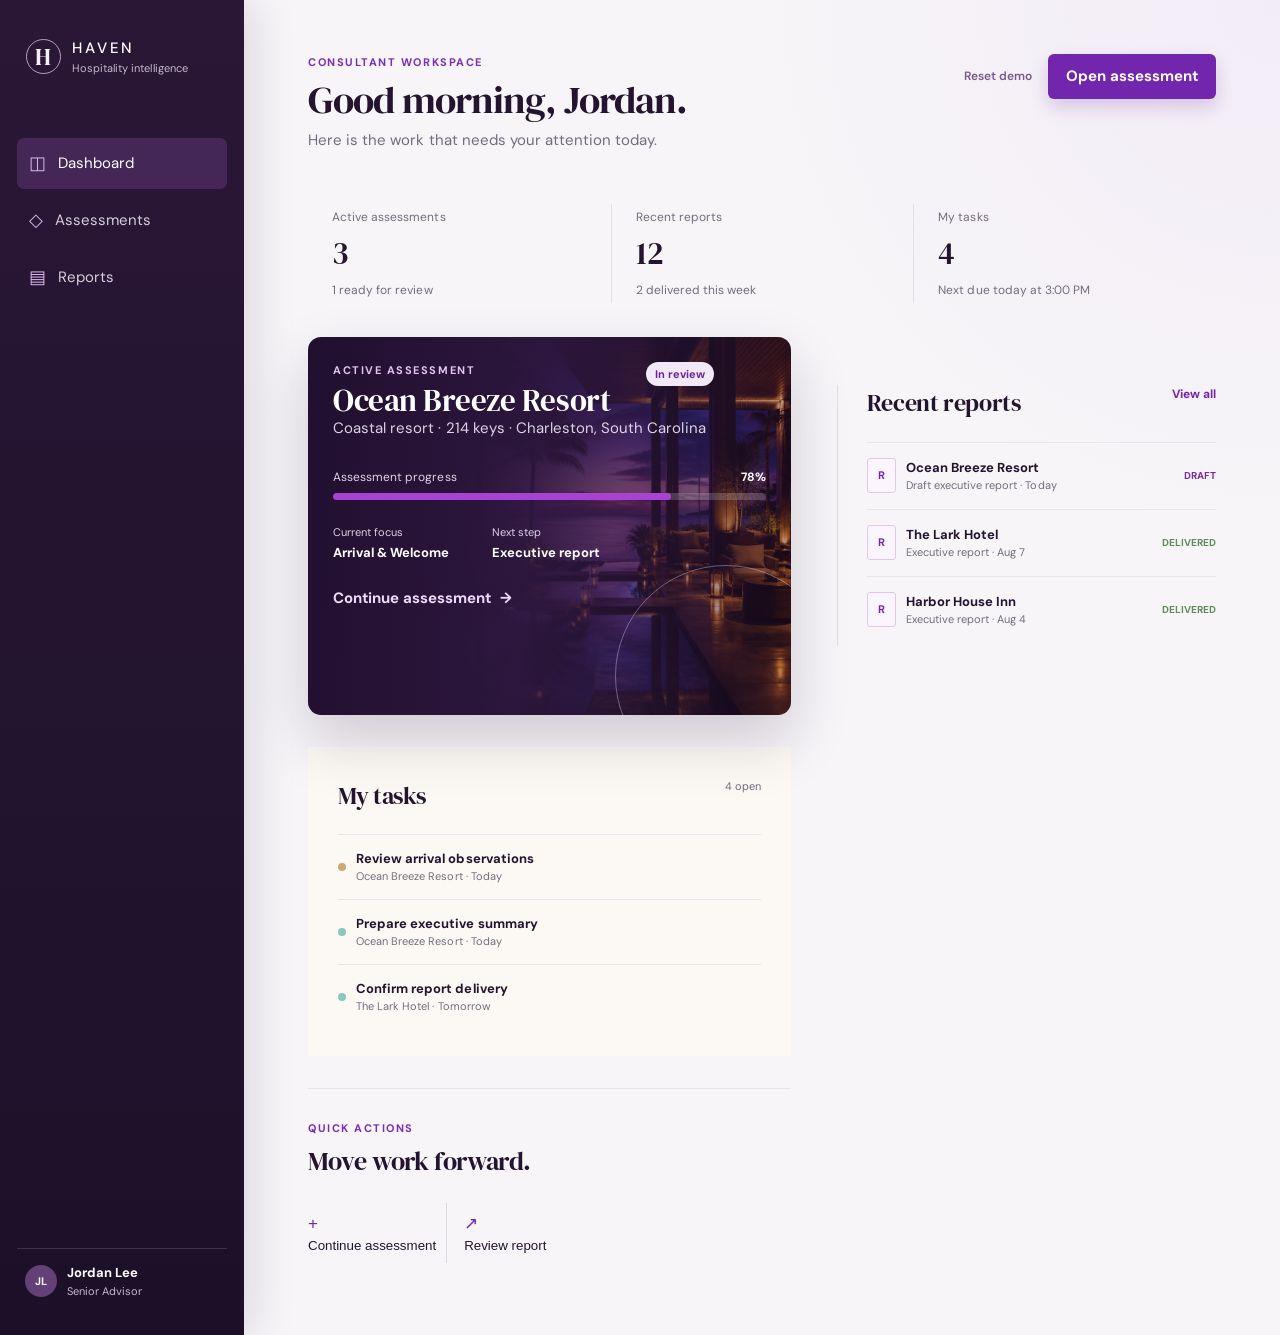
<file: prototype/haven-demo/index.html>
<!doctype html>
<html lang="en">
  <head>
    <meta charset="utf-8">
    <meta name="viewport" content="width=device-width, initial-scale=1">
    <meta name="description" content="HAVEN hospitality consulting vision preview.">
    <title>HAVEN | Consultant Workspace</title>
    <link rel="stylesheet" href="styles.css">
    <link rel="stylesheet" href="theme.css">
  </head>
  <body>
    <div class="app-shell">
      <aside class="sidebar">
        <a class="brand" href="#dashboard" data-view-target="dashboard" aria-label="HAVEN dashboard">
          <span class="brand-mark">H</span>
          <span><strong>HAVEN</strong><small>Hospitality intelligence</small></span>
        </a>
        <nav class="primary-nav" aria-label="Primary navigation">
          <button class="nav-item active" data-view-target="dashboard"><span>◫</span> Dashboard</button>
          <button class="nav-item" data-view-target="assessment"><span>◇</span> Assessments</button>
          <button class="nav-item" data-view-target="report"><span>▤</span> Reports</button>
        </nav>
        <div class="sidebar-footer">
          <div class="advisor-avatar">JL</div>
          <div><strong>Jordan Lee</strong><small>Senior Advisor</small></div>
        </div>
      </aside>

      <main class="main-content">
        <section id="dashboard" class="view active-view" aria-labelledby="dashboard-title">
          <header class="workspace-header">
            <div><p class="kicker">Consultant workspace</p><h1 id="dashboard-title">Good morning, Jordan.</h1><p>Here is the work that needs your attention today.</p></div>
            <div class="dashboard-actions"><button id="reset-demo" class="reset-demo" type="button">Reset demo</button><button class="primary-button" data-view-target="assessment">Open assessment</button></div>
          </header>

          <section class="metric-grid" aria-label="Workspace summary">
            <article class="metric-card"><span>Active assessments</span><strong>3</strong><small>1 ready for review</small></article>
            <article class="metric-card"><span>Recent reports</span><strong>12</strong><small>2 delivered this week</small></article>
            <article class="metric-card"><span>My tasks</span><strong>4</strong><small>Next due today at 3:00 PM</small></article>
          </section>

          <section class="dashboard-grid">
            <article class="surface assessment-highlight">
              <div class="section-title"><div><p class="kicker">Active assessment</p><h2>Ocean Breeze Resort</h2></div><span class="status-pill">In review</span></div>
              <p class="muted">Coastal resort · 214 keys · Charleston, South Carolina</p>
              <div class="progress-row"><span>Assessment progress</span><strong>78%</strong></div>
              <div class="progress-track"><span style="width:78%"></span></div>
              <div class="assessment-meta"><div><small>Current focus</small><strong>Arrival &amp; Welcome</strong></div><div><small>Next step</small><strong>Executive report</strong></div></div>
              <button class="text-button" data-view-target="assessment">Continue assessment <span>→</span></button>
            </article>

            <article class="surface list-card">
              <div class="section-title"><h2>Recent reports</h2><button class="quiet-button" data-view-target="report">View all</button></div>
              <ul class="report-list">
                <li><span class="report-icon">R</span><div><strong>Ocean Breeze Resort</strong><small>Draft executive report · Today</small></div><span class="report-status">Draft</span></li>
                <li><span class="report-icon">R</span><div><strong>The Lark Hotel</strong><small>Executive report · Aug 7</small></div><span class="report-status delivered">Delivered</span></li>
                <li><span class="report-icon">R</span><div><strong>Harbor House Inn</strong><small>Executive report · Aug 4</small></div><span class="report-status delivered">Delivered</span></li>
              </ul>
            </article>

            <article class="surface task-card">
              <div class="section-title"><h2>My tasks</h2><span class="task-count">4 open</span></div>
              <ul class="task-list">
                <li><span class="task-dot high"></span><div><strong>Review arrival observations</strong><small>Ocean Breeze Resort · Today</small></div></li>
                <li><span class="task-dot"></span><div><strong>Prepare executive summary</strong><small>Ocean Breeze Resort · Today</small></div></li>
                <li><span class="task-dot"></span><div><strong>Confirm report delivery</strong><small>The Lark Hotel · Tomorrow</small></div></li>
              </ul>
            </article>

            <article class="surface quick-actions">
              <p class="kicker">Quick actions</p><h2>Move work forward.</h2>
              <div class="quick-action-grid">
                <button data-view-target="assessment"><span>+</span> Continue assessment</button>
                <button data-view-target="report"><span>↗</span> Review report</button>
              </div>
            </article>
          </section>
        </section>

        <section id="assessment" class="view" aria-labelledby="assessment-title">
          <header class="subpage-header">
            <button class="back-button" data-view-target="dashboard">← Dashboard</button>
            <div class="header-actions"><span class="status-pill">In review</span><button class="primary-button" data-view-target="report">Generate executive report</button></div>
          </header>
          <section class="property-hero">
            <div><p class="kicker">Active assessment</p><h1 id="assessment-title">Ocean Breeze Resort</h1><p>Charleston, South Carolina · 214 keys · Luxury coastal resort</p></div>
            <div class="property-score"><span>Current HPI</span><strong>82</strong><small>of 100</small></div>
          </section>

          <section class="workflow-shell" aria-label="Assessment workflow">
            <div class="workflow-intro"><p class="kicker">Assessment path</p><h2>From property context to client-ready insight.</h2><p>Capture what happened first. Interpret it later.</p></div>
            <div class="workflow-steps" role="tablist" aria-label="Assessment path stages">
              <button class="workflow-step active" data-stage="property" role="tab" aria-selected="true"><span>01</span><strong>Property</strong><small>Context &amp; scope</small></button>
              <button class="workflow-step" data-stage="journey" role="tab" aria-selected="false"><span>02</span><strong>Guest journey</strong><small>Where it happens</small></button>
              <button class="workflow-step" data-stage="moment" role="tab" aria-selected="false"><span>03</span><strong>Experience moment</strong><small>What matters most</small></button>
              <button class="workflow-step" data-stage="observation" role="tab" aria-selected="false"><span>04</span><strong>Observation</strong><small>What occurred</small></button>
              <button class="workflow-step report-step" data-view-target="report" role="tab"><span>05</span><strong>Executive report</strong><small>What to do next</small></button>
            </div>

            <article id="workflow-detail" class="workflow-detail"></article>
          </section>
        </section>

        <section id="report" class="view report-view" aria-labelledby="report-title">
          <header class="subpage-header report-controls">
            <button class="back-button" data-view-target="assessment">← Assessment workspace</button>
            <div class="header-actions"><span class="draft-note">Vision preview · Illustrative data</span><button id="print-report" class="primary-button">Print / Save PDF</button></div>
          </header>
          <article class="report-paper">
            <section class="report-cover">
              <div class="cover-brand"><span class="brand-mark">H</span><strong>HAVEN</strong></div>
              <div class="cover-copy"><p>Hospitality Experience Review</p><h1 id="report-title">Ocean Breeze Resort</h1><span>Executive Report · August 2026</span></div>
              <div class="cover-footer">Prepared for Ocean Breeze Resort<br>Prepared by HAVEN Advisory</div>
            </section>

            <section class="report-section report-overview">
              <div class="report-section-heading"><p class="kicker">Executive overview</p><h2>A strong resort experience with clear opportunities to elevate arrival and departure.</h2></div>
              <div class="hpi-card"><div class="hpi-ring"><div><strong>82</strong><span>HPI™</span></div></div><div><p class="kicker">Hospitality Performance Index</p><h3>Strong foundation</h3><p>Ocean Breeze Resort delivers a thoughtful guest experience with targeted opportunities to improve consistency at key transition moments.</p></div></div>
            </section>

            <section class="report-section property-information">
              <div><p class="kicker">Property information</p><h2>Ocean Breeze Resort</h2><p>Luxury coastal resort located in Charleston, South Carolina. The assessment focused on the guest journey from pre-arrival through post-stay follow-up.</p></div>
              <dl><div><dt>Keys</dt><dd>214</dd></div><div><dt>Assessment focus</dt><dd>Arrival, stay &amp; departure</dd></div><div><dt>Assessment period</dt><dd>August 2026</dd></div></dl>
            </section>

            <section class="report-section score-section">
              <div class="report-section-heading"><p class="kicker">Category performance</p><h2>Experience indicators</h2></div>
              <div class="score-grid">
                <div><span>Pre-arrival</span><strong>84</strong><i><b style="width:84%"></b></i></div>
                <div><span>Arrival &amp; welcome</span><strong>74</strong><i><b style="width:74%"></b></i></div>
                <div><span>Accommodation</span><strong>86</strong><i><b style="width:86%"></b></i></div>
                <div><span>Guest service</span><strong>84</strong><i><b style="width:84%"></b></i></div>
                <div><span>Departure &amp; follow-up</span><strong>77</strong><i><b style="width:77%"></b></i></div>
              </div>
            </section>

            <section class="report-section insight-grid">
              <div class="insight strengths"><p class="kicker">Top strengths</p><h2>What guests feel</h2><ul><li>Warm, personal service interactions throughout the stay.</li><li>Well-maintained accommodations that reflect the resort’s positioning.</li><li>Authentic local guidance that helps guests connect with the destination.</li></ul></div>
              <div class="insight opportunities"><p class="kicker">Improvement opportunities</p><h2>Where consistency matters</h2><ul><li>Reduce uncertainty during high-volume arrival periods.</li><li>Make room-readiness communication more proactive.</li><li>Create a more intentional post-stay follow-up rhythm.</li></ul></div>
            </section>

            <section class="report-section recommendations">
              <div class="report-section-heading"><p class="kicker">Priority recommendations</p><h2>Three actions to move forward</h2></div>
              <ol><li><span>01</span><div><strong>Establish a consistent arrival-host practice.</strong><p>Introduce clear welcome, orientation, and wait-time communication during peak arrival windows.</p></div></li><li><span>02</span><div><strong>Standardize the room-readiness communication path.</strong><p>Give guests timely updates and a thoughtful recovery option when rooms are not ready.</p></div></li><li><span>03</span><div><strong>Connect post-stay outreach to relationship building.</strong><p>Create a simple follow-up cadence that supports review response and future-stay intent.</p></div></li></ol>
            </section>

            <footer class="report-footer"><strong>HAVEN</strong><span>Hospitality intelligence for meaningful guest experiences.</span><small>Confidential vision-preview report · Illustrative data only</small></footer>
          </article>
        </section>
      </main>
    </div>
    <script src="app.js"></script>
  </body>
</html>
</file>
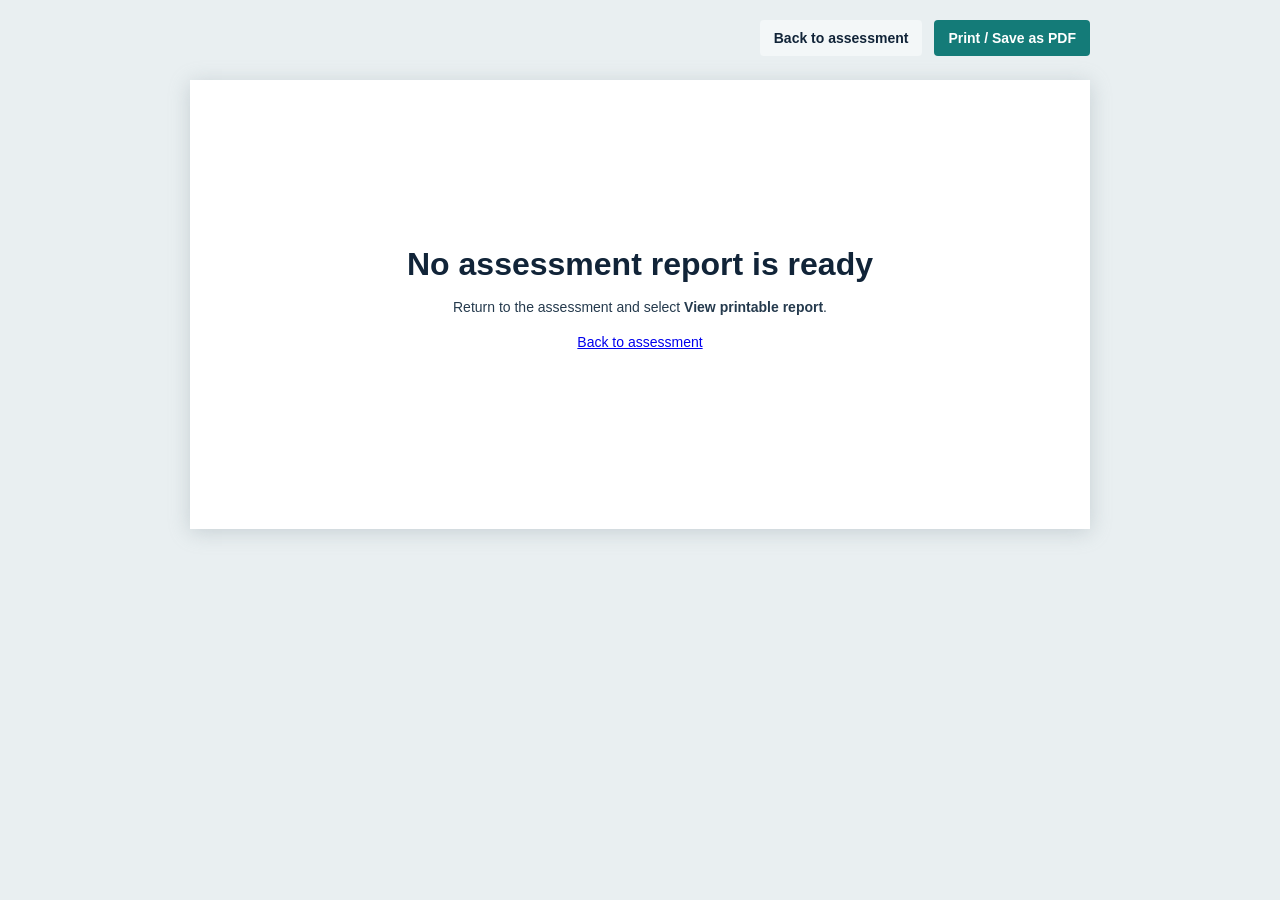
<file: prototype/haven-demo/report.html>
<!doctype html>
<html lang="en">
  <head>
    <meta charset="utf-8">
    <meta name="viewport" content="width=device-width, initial-scale=1">
    <title>HEIF Assessment Report</title>
    <link rel="stylesheet" href="report.css">
  </head>
  <body>
    <div class="actions" aria-label="Report actions">
      <a href="index.html">Back to assessment</a>
      <button id="system-print">Print / Save as PDF</button>
    </div>
    <aside class="ios-help">
      <strong>On iPhone:</strong> use Safari’s <strong>Share</strong> button, then choose <strong>Print</strong>. To save a PDF, choose <strong>Share → Markup → Done → Save File To</strong>.
    </aside>
    <main id="report" class="page" aria-live="polite"></main>
    <script src="report.js"></script>
  </body>
</html>
</file>
<file: prototype/haven-demo/styles.css>
:root{--ink:#162334;--muted:#69778a;--paper:#f4f6f7;--surface:#fff;--line:#dce3e8;--navy:#102536;--navy-2:#17374d;--teal:#0b807b;--teal-soft:#dff4ef;--gold:#c88d3e;--warm:#f7f2e9;--shadow:0 14px 36px rgba(14,34,52,.08)}*{box-sizing:border-box}html{scroll-behavior:smooth}body{margin:0;background:var(--paper);color:var(--ink);font:15px/1.5 Inter,Segoe UI,Arial,sans-serif}.app-shell{display:grid;grid-template-columns:244px minmax(0,1fr);min-height:100vh}.sidebar{display:flex;flex-direction:column;padding:26px 16px;background:var(--navy);color:#dce9ed}.brand{display:flex;align-items:center;gap:11px;padding:4px 8px;color:#fff;text-decoration:none}.brand-mark{display:grid;place-items:center;width:31px;height:31px;border:1px solid #81bdb6;border-radius:50%;color:#9ee1d6;font-family:Georgia,serif;font-size:20px}.brand strong{display:block;letter-spacing:.14em;font-size:15px}.brand small,.sidebar-footer small{display:block;color:#94adbb;font-size:11px}.primary-nav{display:grid;gap:4px;margin-top:45px}.nav-item{display:flex;align-items:center;gap:12px;width:100%;padding:11px 12px;border:0;border-radius:6px;background:transparent;color:#b6cad4;font:inherit;text-align:left;cursor:pointer}.nav-item span{color:#78c8bc;font-size:18px}.nav-item:hover,.nav-item.active{background:rgba(255,255,255,.1);color:#fff}.sidebar-footer{display:flex;align-items:center;gap:10px;margin-top:auto;padding:14px 8px;border-top:1px solid rgba(255,255,255,.13)}.sidebar-footer strong{display:block;color:#fff;font-size:13px}.advisor-avatar{display:grid;place-items:center;width:32px;height:32px;border-radius:50%;background:#315269;color:#dff4ef;font-size:11px;font-weight:700}.main-content{min-width:0}.view{display:none;max-width:1320px;margin:0 auto;padding:42px clamp(24px,5vw,72px) 70px}.view.active-view{display:block}.workspace-header,.subpage-header,.section-title,.property-hero,.report-section-heading{display:flex;justify-content:space-between;gap:24px;align-items:flex-start}.workspace-header{margin-bottom:32px}.kicker{margin:0 0 6px;color:var(--teal);font-size:11px;font-weight:700;letter-spacing:.11em;text-transform:uppercase}h1,h2,h3,p{margin-top:0}.workspace-header h1,.property-hero h1{margin-bottom:6px;color:var(--navy);font-size:31px;line-height:1.18}.workspace-header p:not(.kicker),.property-hero p:not(.kicker){color:var(--muted)}.primary-button,.quiet-button,.back-button,.text-button{border:0;font:inherit;cursor:pointer}.primary-button{padding:10px 15px;border-radius:5px;background:var(--teal);color:#fff;font-weight:700;white-space:nowrap}.primary-button:hover{background:#076e6a}.metric-grid{display:grid;grid-template-columns:repeat(3,1fr);gap:15px;margin-bottom:20px}.metric-card{padding:20px 22px;background:var(--surface);border:1px solid var(--line);border-radius:8px}.metric-card span,.metric-card small{display:block;color:var(--muted);font-size:12px}.metric-card strong{display:block;margin:4px 0;color:var(--navy);font-size:31px;font-weight:600}.dashboard-grid{display:grid;grid-template-columns:1.1fr .9fr;gap:20px}.surface{padding:25px;background:var(--surface);border:1px solid var(--line);border-radius:9px;box-shadow:0 2px 5px rgba(17,35,52,.02)}.surface h2{margin:0;color:var(--navy);font-size:18px}.status-pill{display:inline-block;padding:4px 9px;border-radius:99px;background:var(--teal-soft);color:#16736e;font-size:11px;font-weight:700}.muted{color:var(--muted)}.assessment-highlight{position:relative;overflow:hidden}.assessment-highlight:after{position:absolute;right:-46px;bottom:-72px;width:220px;height:220px;border:1px solid #c2e6df;border-radius:50%;content:""}.progress-row{display:flex;justify-content:space-between;margin:28px 0 7px;font-size:12px}.progress-track{height:7px;overflow:hidden;border-radius:6px;background:#e7eff0}.progress-track span{display:block;height:100%;border-radius:6px;background:var(--teal)}.assessment-meta{display:flex;gap:42px;margin:24px 0}.assessment-meta small{display:block;color:var(--muted);font-size:11px}.assessment-meta strong{display:block;margin-top:3px;color:var(--navy);font-size:13px}.text-button{position:relative;padding:0;background:transparent;color:var(--teal);font-weight:700}.text-button span{margin-left:5px}.list-card{grid-column:2;grid-row:1 / span 2}.quiet-button{padding:0;background:transparent;color:var(--teal);font-size:12px;font-weight:700}.report-list,.task-list{padding:0;margin:17px 0 0;list-style:none}.report-list li,.task-list li{display:flex;align-items:center;gap:10px;padding:12px 0;border-top:1px solid var(--line)}.report-list strong,.task-list strong{display:block;color:var(--navy);font-size:13px}.report-list small,.task-list small{display:block;color:var(--muted);font-size:11px}.report-icon{display:grid;place-items:center;flex:0 0 29px;width:29px;height:35px;border:1px solid #c6d8dc;border-radius:3px;color:var(--teal);font-size:11px;font-weight:700}.report-status{margin-left:auto;color:#8c6122;font-size:10px;font-weight:700;text-transform:uppercase}.report-status.delivered{color:var(--teal)}.task-dot{width:8px;height:8px;border-radius:50%;background:#8ac7c0}.task-dot.high{background:var(--gold)}.task-count{color:var(--muted);font-size:11px}.quick-actions{min-height:180px;background:linear-gradient(130deg,#15354a,#1b5761);color:#fff}.quick-actions h2{margin-bottom:20px;color:#fff}.quick-actions .kicker{color:#a9dfd7}.quick-action-grid{display:flex;gap:10px}.quick-action-grid button{padding:10px;border:1px solid rgba(255,255,255,.24);border-radius:5px;background:rgba(255,255,255,.08);color:#fff;font:12px inherit;cursor:pointer}.quick-action-grid button span{display:block;margin-bottom:4px;color:#9ee1d6;font-size:17px}.subpage-header{align-items:center;margin-bottom:24px}.back-button{padding:0;background:transparent;color:#557080;font-weight:700}.header-actions{display:flex;align-items:center;gap:13px}.property-hero{align-items:center;padding:32px;background:linear-gradient(110deg,#17354b,#24596a);color:#d9e8ec;border-radius:10px;box-shadow:var(--shadow)}.property-hero h1{color:#fff}.property-hero p:not(.kicker){margin-bottom:0;color:#c6d9df}.property-hero .kicker{color:#9edbd2}.property-score{display:grid;grid-template-columns:auto auto;column-gap:8px;align-items:end;padding:12px 15px;background:rgba(4,25,38,.25);border-radius:7px}.property-score span{grid-column:1 / -1;color:#b8d5d5;font-size:10px;text-transform:uppercase;letter-spacing:.1em}.property-score strong{color:#fff;font-size:38px;line-height:1}.property-score small{padding-bottom:4px;color:#b8d5d5;font-size:11px}.workflow-shell{margin-top:24px;padding:30px;background:#fff;border:1px solid var(--line);border-radius:10px}.workflow-intro h2{margin:0 0 6px;color:var(--navy);font-size:23px}.workflow-intro p:not(.kicker){color:var(--muted)}.workflow-steps{display:grid;grid-template-columns:repeat(5,1fr);gap:0;margin:30px 0;border:1px solid var(--line);border-radius:7px;overflow:hidden}.workflow-step{min-height:92px;padding:14px;border:0;border-right:1px solid var(--line);background:#fff;color:var(--muted);text-align:left;cursor:pointer}.workflow-step:last-child{border-right:0}.workflow-step span,.workflow-step strong,.workflow-step small{display:block}.workflow-step span{margin-bottom:8px;color:#9aadb6;font-size:10px;font-weight:700}.workflow-step strong{color:var(--navy);font-size:12px}.workflow-step small{margin-top:2px;font-size:10px}.workflow-step:hover,.workflow-step.active{background:#edf8f6}.workflow-step.active{box-shadow:inset 0 3px var(--teal)}.workflow-step.active span{color:var(--teal)}.report-step{background:#f8fafb}.workflow-detail{display:grid;grid-template-columns:1fr .9fr;gap:34px;padding:25px;border-radius:7px;background:#f6f9f9}.detail-label{margin-bottom:7px;color:var(--teal);font-size:11px;font-weight:700;letter-spacing:.1em;text-transform:uppercase}.workflow-detail h3{margin-bottom:8px;color:var(--navy);font-size:21px}.workflow-detail p{color:#566c7a}.detail-side{padding:19px;background:#fff;border:1px solid var(--line);border-radius:6px}.detail-side small{display:block;margin-bottom:6px;color:var(--muted);font-size:10px;text-transform:uppercase;letter-spacing:.08em}.detail-side strong{display:block;margin-bottom:7px;color:var(--navy);font-size:14px}.tag{display:inline-block;margin:3px 3px 0 0;padding:3px 7px;border-radius:12px;background:var(--teal-soft);color:#146b67;font-size:10px;font-weight:700}.detail-action{margin-top:16px}.report-view{max-width:1180px}.draft-note{color:var(--muted);font-size:11px}.report-paper{overflow:hidden;background:#fff;box-shadow:0 18px 45px rgba(14,34,52,.13)}.report-cover{position:relative;display:flex;flex-direction:column;justify-content:space-between;min-height:440px;padding:44px 48px;color:#fff;background:radial-gradient(circle at 75% 26%,rgba(118,204,195,.34),transparent 30%),radial-gradient(circle at 88% 84%,rgba(196,140,62,.4),transparent 30%),linear-gradient(125deg,#0e2538,#13505b)}.report-cover:after{position:absolute;right:-60px;bottom:-120px;width:390px;height:390px;border:1px solid rgba(217,236,234,.38);border-radius:50%;content:""}.cover-brand{position:relative;z-index:1;display:flex;align-items:center;gap:10px;letter-spacing:.14em}.cover-brand .brand-mark{color:#fff}.cover-copy{position:relative;z-index:1}.cover-copy p{margin-bottom:10px;color:#9ee1d6;font-size:12px;letter-spacing:.1em;text-transform:uppercase}.cover-copy h1{max-width:640px;margin:0 0 14px;font-family:Georgia,serif;font-size:47px;font-weight:400;line-height:1.08}.cover-copy span,.cover-footer{color:#d4e7e8}.cover-footer{position:relative;z-index:1;font-size:12px;line-height:1.7}.report-section{padding:46px 48px;border-bottom:1px solid var(--line)}.report-section h2{margin:0;color:var(--navy);font-size:25px;line-height:1.27}.report-overview{display:grid;grid-template-columns:1.15fr .85fr;gap:45px;align-items:center}.hpi-card{display:flex;gap:19px;align-items:center;padding:22px;background:#f4f8f7;border:1px solid #dbe9e6;border-radius:8px}.hpi-ring{display:grid;place-items:center;flex:0 0 112px;width:112px;height:112px;border-radius:50%;background:conic-gradient(var(--teal) 0 82%,#d5e3e1 82% 100%)}.hpi-ring>div{display:grid;place-items:center;width:88px;height:88px;border-radius:50%;background:#f4f8f7}.hpi-ring strong{display:block;color:var(--navy);font-size:29px;line-height:1}.hpi-ring span{color:var(--teal);font-size:10px;font-weight:700}.hpi-card h3{margin:4px 0;color:var(--navy);font-size:16px}.hpi-card p:not(.kicker){margin:0;color:#526976;font-size:12px}.property-information{display:grid;grid-template-columns:1.1fr .9fr;gap:55px;background:#fcfcfb}.property-information h2{margin-bottom:8px}.property-information p:not(.kicker){color:#536875}.property-information dl{display:grid;grid-template-columns:1fr 1fr;gap:18px;margin:0}.property-information dl div:last-child{grid-column:1 / -1}.property-information dt{color:var(--muted);font-size:10px;letter-spacing:.08em;text-transform:uppercase}.property-information dd{margin:4px 0 0;color:var(--navy);font-size:13px;font-weight:700}.score-section{background:#f7f9f9}.score-grid{display:grid;grid-template-columns:repeat(5,1fr);gap:19px;margin-top:28px}.score-grid div{display:grid;grid-template-columns:1fr auto;gap:7px}.score-grid span{color:#536875;font-size:11px}.score-grid strong{color:var(--navy);font-size:16px}.score-grid i{grid-column:1 / -1;height:6px;overflow:hidden;border-radius:10px;background:#dce8e6}.score-grid b{display:block;height:100%;border-radius:10px;background:var(--teal)}.insight-grid{display:grid;grid-template-columns:1fr 1fr;gap:32px}.insight{padding:25px;border-radius:6px}.strengths{background:#edf8f5}.opportunities{background:#fbf5e9}.insight h2{font-size:20px}.insight ul{padding-left:18px;margin:17px 0 0}.insight li{margin:9px 0;color:#506673;font-size:13px}.recommendations ol{display:grid;gap:14px;padding:0;margin:28px 0 0;list-style:none}.recommendations li{display:grid;grid-template-columns:40px 1fr;gap:14px;padding:15px 0;border-top:1px solid var(--line)}.recommendations li>span{display:grid;place-items:center;width:31px;height:31px;border:1px solid #b9d9d4;border-radius:50%;color:var(--teal);font-size:10px;font-weight:700}.recommendations strong{color:var(--navy);font-size:14px}.recommendations p{margin:4px 0 0;color:#5a6f7b;font-size:12px}.report-footer{display:flex;justify-content:space-between;gap:15px;padding:20px 48px;color:#617581;font-size:10px}.report-footer strong{color:var(--teal);letter-spacing:.12em}.report-footer small{color:#8999a1}@media(max-width:940px){.dashboard-grid{grid-template-columns:1fr}.list-card{grid-column:auto;grid-row:auto}.workflow-steps{grid-template-columns:repeat(3,1fr)}.workflow-step:nth-child(3){border-right:0}.workflow-step:nth-child(-n+3){border-bottom:1px solid var(--line)}.workflow-detail,.report-overview,.property-information{grid-template-columns:1fr}.score-grid{grid-template-columns:repeat(3,1fr)}}@media(max-width:700px){.app-shell{display:block}.sidebar{position:sticky;top:0;z-index:10;display:flex;flex-direction:row;align-items:center;padding:12px;background:var(--navy)}.brand{padding:0}.brand small,.sidebar-footer{display:none}.primary-nav{display:flex;gap:0;margin:0 0 0 auto}.nav-item{width:auto;padding:7px 8px;font-size:0}.nav-item span{font-size:16px}.view{padding:26px 17px 45px}.workspace-header,.subpage-header{align-items:flex-start;flex-direction:column}.workspace-header h1,.property-hero h1{font-size:27px}.metric-grid{grid-template-columns:1fr 1fr}.metric-card:last-child{grid-column:1 / -1}.property-hero{align-items:flex-start;flex-direction:column;padding:25px}.workflow-shell{padding:20px}.workflow-steps{grid-template-columns:1fr 1fr}.workflow-step{min-height:74px}.workflow-step:nth-child(2n){border-right:0}.workflow-step:nth-child(-n+4){border-bottom:1px solid var(--line)}.workflow-detail{padding:18px;gap:15px}.header-actions{flex-wrap:wrap}.report-view{padding:0}.report-controls{padding:16px 17px;margin:0}.report-paper{box-shadow:none}.report-cover{min-height:360px;padding:32px 24px}.cover-copy h1{font-size:37px}.report-section{padding:31px 24px}.report-overview{gap:25px}.hpi-card{align-items:flex-start}.score-grid{grid-template-columns:1fr 1fr}.insight-grid{grid-template-columns:1fr}.report-footer{flex-direction:column;padding:20px 24px}.report-section-heading{flex-direction:column;gap:8px}.quick-action-grid{flex-direction:column}}@media print{body{background:#fff}.sidebar,.dashboard-grid,.workspace-header,.subpage-header,.property-hero,.workflow-shell,.report-controls{display:none!important}.view{display:none!important;padding:0}.report-view{display:block!important}.report-paper{box-shadow:none}.report-cover{min-height:420px}.report-section{break-inside:avoid}.report-footer{font-size:9px}@page{margin:.4in}}
</file>
<file: prototype/haven-demo/theme.css>
@import url('https://fonts.googleapis.com/css2?family=DM+Sans:opsz,wght@9..40,400;9..40,500;9..40,600;9..40,700&family=DM+Serif+Display:ital@0;1&display=swap');

/* HAVEN Theme Framework v0.5 — premium hospitality consulting. */
:root {
  --ink: #22152f;
  --muted: #746c7e;
  --paper: #f7f5f8;
  --surface: #fffefe;
  --line: #e9e3ec;
  --navy: #25142f;
  --navy-2: #3b2147;
  --teal: #7125a7;
  --teal-soft: #f1e8f8;
  --gold: #cda871;
  --warm: #fcfafc;
  --shadow: 0 16px 42px rgba(39, 20, 54, .08);
  --display: 'DM Serif Display', Georgia, serif;
  --body: 'DM Sans', 'Segoe UI', Arial, sans-serif;
}

body {
  background: radial-gradient(circle at 100% 0, #f2ecf6 0, transparent 29%), var(--paper);
  color: var(--ink);
  font-family: var(--body);
  letter-spacing: .002em;
}

/* App shell: the working surface remains intentionally calm and light. */
.sidebar {
  padding: 30px 17px 22px;
  background: linear-gradient(180deg, #2a1736 0%, #1c1028 100%);
  box-shadow: 10px 0 42px rgba(35, 17, 48, .12);
}
.brand { padding: 7px 9px; }
.brand-mark {
  width: 35px;
  height: 35px;
  border-color: rgba(231, 208, 246, .72);
  color: #f6effb;
  font-family: var(--display);
  font-size: 23px;
}
.brand strong { font-weight: 500; letter-spacing: .19em; }
.brand small, .sidebar-footer small { color: #c4b9cd; }
.primary-nav { margin-top: 55px; gap: 6px; }
.nav-item { padding: 12px; border-radius: 7px; color: #d7cddd; }
.nav-item span { color: #d8b6ed; }
.nav-item:hover, .nav-item.active { background: rgba(168, 101, 209, .22); color: #fff; }
.sidebar-footer { border-top-color: rgba(239, 225, 248, .15); }
.advisor-avatar { background: #634075; color: #fff6fd; }

.view { max-width: 1360px; padding-top: 54px; }
.workspace-header { margin-bottom: 38px; }
.workspace-header h1, .property-hero h1 {
  font-family: var(--display);
  font-weight: 400;
  letter-spacing: -.025em;
}
.workspace-header h1 { font-size: 39px; }
.kicker { color: #7b2db3; font-weight: 700; letter-spacing: .14em; }
.primary-button {
  padding: 11px 18px;
  border-radius: 6px;
  background: #7226ad;
  box-shadow: 0 8px 18px rgba(90, 26, 141, .2);
}
.primary-button:hover { background: #5f1d97; }
.dashboard-actions { display: flex; align-items: center; gap: 13px; }
.reset-demo { padding: 8px 3px; border: 0; background: transparent; color: #79598b; font: 600 12px var(--body); cursor: pointer; }
.reset-demo:hover { color: #5f1d97; }

.metric-grid { gap: 0; margin-bottom: 34px; }
.metric-card, .surface {
  border-color: rgba(224, 216, 229, .88);
  background: var(--surface);
  box-shadow: var(--shadow);
}
.metric-card { position: relative; padding: 4px 24px; overflow: hidden; border: 0; border-radius: 0; background: transparent; box-shadow: none; }
.metric-card + .metric-card { border-left: 1px solid #e5dfe8; }
.metric-card::after { display: none; }
.metric-card strong { font-family: var(--display); font-size: 31px; font-weight: 400; }
.dashboard-grid { grid-template-columns: minmax(0, 1.12fr) minmax(300px, .88fr); gap: 32px 46px; }
.surface { border-radius: 11px; }
.surface h2, .workflow-intro h2, .workflow-detail h3 { font-family: var(--display); font-weight: 400; letter-spacing: -.015em; }

/* Photography is a single, immersive assessment focal point—not page texture. */
.assessment-highlight {
  min-height: 378px;
  border: 0;
  border-radius: 13px;
  background:
    linear-gradient(96deg, rgba(34, 16, 48, .96) 0%, rgba(49, 25, 67, .88) 47%, rgba(54, 28, 72, .29) 100%),
    url('assets/ocean-breeze-cinematic.png') center / cover no-repeat;
  color: #f8f3fb;
  box-shadow: 0 26px 58px rgba(39, 19, 54, .19);
}
.assessment-highlight .section-title { max-width: 88%; }
.assessment-highlight h2 { font-size: 31px; line-height: 1.08; }
.assessment-highlight::after { border-color: rgba(235, 218, 247, .38); }
.assessment-highlight h2, .assessment-highlight strong { color: #fff; }
.assessment-highlight .kicker { color: #e3c3f6; }
.assessment-highlight .muted, .assessment-highlight small, .assessment-highlight .progress-row { color: #ded2e5; }
.assessment-highlight .progress-track { background: rgba(255, 255, 255, .18); }
.assessment-highlight .progress-track span { background: #a842d4; }
.assessment-highlight .text-button { color: #efd9fb; }
.status-pill { background: #f1e8f8; color: #69249d; }

.dashboard-grid .surface:not(.assessment-highlight) { box-shadow: none; }
.list-card {
  align-self: start;
  margin-top: 48px;
  padding: 0 0 3px 29px;
  border: 0;
  border-left: 1px solid #e4dce8;
  border-radius: 0;
  background: transparent;
}
.list-card h2, .task-card h2 { font-size: 24px; }
.list-card .report-list { margin-top: 21px; }
.list-card .report-list li { padding: 15px 0; }
.task-card {
  padding: 31px 30px 27px;
  border: 0;
  border-radius: 2px;
  background: #fcf9f4;
}
.task-card .task-list { margin-top: 20px; }
.task-card .task-list li { padding: 14px 0; }
.report-icon { border-color: #dfc8ee; color: #7226ad; background: #faf5fe; }
.report-status { color: #7a2aa9; }
.report-status.delivered { color: #5f8b5a; }
.quick-actions {
  min-height: 0;
  padding: 31px 0 2px;
  border: 0;
  border-top: 1px solid #e8e1ea;
  border-radius: 0;
  background: transparent;
  color: var(--ink);
}
.quick-actions h2 { margin-bottom: 22px; color: var(--navy); font-size: 26px; }
.quick-actions .kicker { color: #7b2db3; }
.quick-action-grid button { padding: 10px 0; border: 0; border-radius: 0; background: transparent; color: var(--ink); text-align: left; }
.quick-action-grid button + button { padding-left: 17px; border-left: 1px solid #dfd6e4; }
.quick-action-grid button span { color: #7427aa; }

.subpage-header { margin-bottom: 28px; }
.back-button { color: #725883; }
.property-hero {
  position: relative;
  overflow: hidden;
  min-height: 200px;
  border: 1px solid rgba(103, 53, 131, .24);
  background:
    linear-gradient(96deg, rgba(35, 16, 49, .96) 0%, rgba(55, 27, 73, .78) 53%, rgba(55, 27, 73, .18) 100%),
    url('assets/ocean-breeze-cinematic.png') center 52% / cover no-repeat;
}
.property-hero::after { position: absolute; right: 8%; bottom: -130px; width: 350px; height: 350px; border: 1px solid rgba(239, 218, 249, .34); border-radius: 50%; content: ''; }
.property-hero > * { position: relative; z-index: 1; }
.property-hero .kicker { color: #e6caf6; }
.property-score { border: 1px solid rgba(246, 229, 253, .22); background: rgba(24, 10, 37, .38); }
.workflow-shell { margin-top: 28px; padding: 38px; border-color: rgba(225, 216, 230, .9); background: #fffefe; box-shadow: var(--shadow); }
.workflow-intro h2 { font-size: 28px; }
.workflow-steps { border-color: #e5deea; border-radius: 8px; }
.workflow-step { background: #fffefe; border-right-color: #e5deea; }
.workflow-step strong { font-weight: 600; }
.workflow-step:hover, .workflow-step.active { background: #f8f1fc; }
.workflow-step.active { box-shadow: inset 0 3px #7b2db3; }
.workflow-step.active span { color: #7427aa; }
.workflow-step.is-complete { background: #f4f8f1; }
.workflow-step.is-complete span { color: #5f8b5a; }
.workflow-step.is-complete strong::after { display: inline-block; margin-left: 6px; color: #5f8b5a; content: '✓'; }
.workflow-step.is-ready { background: #f8f2fc; }
.workflow-step.is-ready span { color: #7427aa; }
.workflow-step.is-ready strong::after { display: inline-block; margin-left: 6px; color: #7427aa; content: '→'; }
.report-step { background: #fbf8fc; }
.report-step.is-ready { background: #f8f2fc; }
.workflow-detail { border: 1px solid #e8e1ec; background: #fbf9fc; }
.detail-label { color: #7b2db3; }
.detail-side { border-color: #e7dfeb; background: #fffefe; }
.tag { background: #f0e7f7; color: #6b2898; }
.journey-selector, .experience-moment-picker { margin-top: 25px; }
.experience-moment-picker { padding-top: 23px; border-top: 1px solid #e8e1ec; }
.selection-label { margin: 0 0 10px; color: #6f278f; font-size: 11px; font-weight: 700; letter-spacing: .1em; text-transform: uppercase; }
.selection-label span { display: block; margin-top: 4px; color: var(--muted); font-size: 11px; font-weight: 400; letter-spacing: 0; text-transform: none; }
.journey-stage-list { display: flex; flex-wrap: wrap; gap: 8px; }
.journey-stage, .moment-option {
  border: 1px solid #ded4e5;
  border-radius: 5px;
  background: #fffefe;
  color: #4d3b58;
  font: 600 12px var(--body);
  cursor: pointer;
}
.journey-stage { padding: 9px 11px; }
.journey-stage:hover, .moment-option:hover { border-color: #9d61c3; background: #faf5fe; }
.journey-stage.selected, .moment-option.selected { border-color: #7226ad; background: #7226ad; color: #fff; box-shadow: 0 5px 12px rgba(94, 27, 148, .17); }
.moment-options { display: grid; grid-template-columns: repeat(3, minmax(0, 1fr)); gap: 8px; }
.moment-option { min-height: 44px; padding: 8px 10px; text-align: left; }
.selection-guidance { margin: 23px 0 0; color: var(--muted); font-size: 13px; }
.selected-moment-summary { margin-top: 25px; padding: 17px 0 0; border-top: 1px solid #e7dfea; }
.selected-moment-summary small, .selected-moment-summary strong { display: block; }
.selected-moment-summary small { color: #7b2db3; font-size: 10px; font-weight: 700; letter-spacing: .1em; text-transform: uppercase; }
.selected-moment-summary strong { margin-top: 4px; color: var(--navy); font-family: var(--display); font-size: 23px; font-weight: 400; }
.workflow-return { margin-top: 13px; }
.observation-workspace { grid-column: 1 / -1; }
.observation-context { display: flex; justify-content: space-between; gap: 26px; align-items: flex-start; padding-bottom: 23px; border-bottom: 1px solid #e6dfea; }
.observation-context h3 { margin-bottom: 8px; font-size: 31px; }
.observation-context p:not(.detail-label) { max-width: 560px; margin-bottom: 0; }
.moment-context { min-width: 146px; padding: 12px 0 12px 16px; border-left: 2px solid #caa7de; }
.moment-context small, .moment-context strong { display: block; }
.moment-context small { color: var(--muted); font-size: 10px; letter-spacing: .08em; text-transform: uppercase; }
.moment-context strong { margin-top: 3px; color: #562176; font-size: 13px; }
.observation-saved { display: flex; justify-content: space-between; gap: 24px; align-items: center; margin-top: 22px; padding: 16px 18px; border-left: 3px solid #6e9a66; background: #f2f8ef; color: #315b35; }
.observation-saved > div:first-child strong, .observation-saved > div:first-child span, .observation-saved > div:last-child small, .observation-saved > div:last-child strong { display: block; }
.observation-saved > div:first-child strong { font-size: 13px; }
.observation-saved > div:first-child span { margin-top: 2px; font-size: 12px; }
.observation-saved > div:last-child { min-width: 145px; padding-left: 18px; border-left: 1px solid #c7dbbf; }
.observation-saved > div:last-child small { color: #5d8059; font-size: 10px; font-weight: 700; letter-spacing: .08em; text-transform: uppercase; }
.observation-saved > div:last-child strong { margin-top: 2px; color: #315b35; font-family: var(--display); font-size: 24px; font-weight: 400; }
.observation-saved > div:last-child strong span { color: #699063; }
.checklist-section, .rating-section { min-width: 0; padding: 0; margin: 29px 0 0; border: 0; }
.checklist-section legend, .rating-section legend, .notes-section > label, .evidence-section > p { padding: 0; color: var(--navy); font-family: var(--display); font-size: 23px; font-weight: 400; }
.checklist-section > p, .rating-section > p { margin: 5px 0 16px; color: var(--muted); font-size: 12px; }
.checklist-items { display: grid; grid-template-columns: 1fr 1fr; border-top: 1px solid #e8e1eb; border-left: 1px solid #e8e1eb; }
.checklist-item { display: flex; align-items: center; gap: 10px; min-height: 49px; padding: 11px 14px; border-right: 1px solid #e8e1eb; border-bottom: 1px solid #e8e1eb; background: #fffefe; color: #45364e; font-size: 13px; cursor: pointer; }
.checklist-item:hover { background: #fbf7fd; }
.checklist-item input { width: 16px; height: 16px; margin: 0; accent-color: #7226ad; }
.observation-lower-grid { display: grid; grid-template-columns: minmax(0, 1.35fr) minmax(215px, .65fr); gap: 27px; margin-top: 32px; }
.notes-section, .evidence-section { min-width: 0; }
.notes-section > label, .evidence-section > p { display: block; margin: 0 0 10px; }
.notes-section textarea { display: block; width: 100%; min-height: 150px; resize: vertical; padding: 14px; border: 1px solid #ded5e4; border-radius: 4px; background: #fffefe; color: var(--ink); font: 13px/1.55 var(--body); outline: none; }
.notes-section textarea:focus { border-color: #7b2db3; box-shadow: 0 0 0 3px rgba(123, 45, 179, .11); }
.evidence-section { padding: 20px; background: #f8f3fa; border-left: 2px solid #d4b8e5; }
.evidence-section small { display: block; color: var(--muted); font-size: 11px; line-height: 1.45; }
.evidence-controls { display: grid; gap: 8px; margin-top: 17px; }
.evidence-controls button { padding: 9px 0; border: 0; border-bottom: 1px solid #ddd1e4; background: transparent; color: #642493; font: 600 12px var(--body); text-align: left; cursor: pointer; }
.evidence-controls button:hover { color: #42156c; }
.rating-section { padding-top: 27px; border-top: 1px solid #e6dfea; }
.rating-options { display: flex; flex-wrap: wrap; gap: 8px; }
.rating-options label { cursor: pointer; }
.rating-options input { position: absolute; opacity: 0; pointer-events: none; }
.rating-options span { display: block; min-width: 72px; padding: 9px 12px; border: 1px solid #ded4e5; border-radius: 5px; background: #fffefe; color: #4d3b58; font-size: 12px; font-weight: 600; text-align: center; }
.rating-options input:checked + span { border-color: #7226ad; background: #7226ad; color: #fff; box-shadow: 0 5px 12px rgba(94, 27, 148, .17); }
.rating-options input:focus-visible + span { outline: 3px solid rgba(123, 45, 179, .2); outline-offset: 2px; }
.observation-actions { display: flex; align-items: center; gap: 15px; margin-top: 30px; padding-top: 25px; border-top: 1px solid #e6dfea; }
.observation-actions small { color: var(--muted); font-size: 11px; }

.report-controls { margin-bottom: 23px; }
.report-paper { border-radius: 3px; box-shadow: 0 25px 70px rgba(39, 20, 54, .17); }
.report-cover {
  min-height: 490px;
  background:
    linear-gradient(98deg, rgba(31, 14, 43, .96) 0%, rgba(49, 23, 66, .82) 49%, rgba(56, 27, 76, .28) 100%),
    url('assets/ocean-breeze-cinematic.png') center / cover no-repeat;
}
.report-cover::after { border-color: rgba(245, 226, 252, .34); }
.cover-brand { font-weight: 500; }
.cover-copy p { color: #e4c5f5; }
.cover-copy h1 { font-family: var(--display); font-size: 54px; font-weight: 400; letter-spacing: -.025em; }
.report-section { padding: 56px 58px; border-bottom-color: #e9e2ec; }
.report-section h2 { font-family: var(--display); font-size: 30px; font-weight: 400; letter-spacing: -.02em; }
.report-overview { background: #fffefe; }
.hpi-card { border-color: #e2d6eb; background: #faf6fc; }
.hpi-ring { background: conic-gradient(#7427aa 0 82%, #e8deed 82% 100%); }
.hpi-ring > div { background: #faf6fc; }
.hpi-ring strong { font-family: var(--display); font-size: 35px; font-weight: 400; }
.property-information { background: #fcfafc; }
.score-section { background: #f8f5f9; }
.score-grid i { background: #e6deea; }
.score-grid b { background: #7427aa; }
.strengths { background: #f4f8f1; }
.opportunities { background: #fdf5ed; }
.recommendations li > span { border-color: #d6b9e6; color: #7125a7; }
.report-footer { background: #fcfafc; }

@media (max-width: 940px) {
  .dashboard-grid { grid-template-columns: 1fr; }
  .list-card { margin-top: 0; padding-left: 0; border-left: 0; }
  .moment-options { grid-template-columns: repeat(2, minmax(0, 1fr)); }
  .observation-lower-grid { grid-template-columns: 1fr; }
}

@media (max-width: 700px) {
  .workspace-header h1 { font-size: 33px; }
  .dashboard-actions { align-self: stretch; justify-content: space-between; }
  .metric-card { padding: 4px 14px; }
  .metric-card:first-child { padding-left: 0; }
  .assessment-highlight { min-height: 345px; }
  .list-card h2, .task-card h2 { font-size: 22px; }
  .task-card { padding: 27px 22px 23px; }
  .quick-action-grid button + button { padding-left: 0; border-left: 0; border-top: 1px solid #dfd6e4; }
  .moment-options { grid-template-columns: 1fr; }
  .observation-context { flex-direction: column; gap: 14px; }
  .moment-context { padding: 0 0 0 13px; }
  .observation-saved { align-items: flex-start; flex-direction: column; gap: 12px; }
  .observation-saved > div:last-child { padding-left: 0; border-left: 0; }
  .checklist-items { grid-template-columns: 1fr; }
  .rating-options { display: grid; grid-template-columns: 1fr 1fr; }
  .rating-options span { min-width: 0; }
  .observation-actions { align-items: flex-start; flex-direction: column; }
  .workflow-shell { padding: 24px 19px; }
  .report-section { padding: 37px 24px; }
  .report-cover { min-height: 410px; }
  .cover-copy h1 { font-size: 43px; }
}
</file>
<file: prototype/haven-demo/report.css>
:root{--navy:#112438;--teal:#147b78;--ink:#253a4d;--muted:#607587;--line:#d7e0e5;--soft:#f3f7f8;--paper:#e9eff1;--white:#fff}body[data-theme="warm"]{--navy:#3b2a24;--teal:#a4553a;--ink:#42352f;--muted:#786861;--line:#e6d9ce;--soft:#fbf3ed;--paper:#f4ebe4;--white:#fffdf9}body[data-theme="classic"]{--navy:#222637;--teal:#5552a3;--ink:#313648;--muted:#676d80;--line:#d9dce5;--soft:#f2f2fa;--paper:#ececf4;--white:#fff}*{box-sizing:border-box}body{margin:0;color:var(--ink);font:14px/1.5 Arial,sans-serif;background:var(--paper)}.page{max-width:900px;margin:24px auto 38px;padding:52px;background:var(--white);box-shadow:0 3px 20px #80909a55}.top{padding-bottom:24px;border-bottom:4px solid var(--teal)}.brand{color:var(--teal);font-weight:700;letter-spacing:.14em;font-size:12px}.label{color:var(--teal);font-size:11px;font-weight:700;letter-spacing:.1em;text-transform:uppercase;margin:22px 0 5px}h1{margin:4px 0;color:var(--navy);font-size:32px;line-height:1.15}h2{margin:32px 0 12px;color:var(--navy);font-size:19px;border-bottom:1px solid var(--line);padding-bottom:8px}h3{margin:7px 0;font-size:15px}.status{display:inline-block;margin-top:10px;padding:3px 9px;border-radius:20px;background:var(--soft);color:var(--teal);font-weight:700;font-size:12px}table{width:100%;border-collapse:collapse}th,td{padding:9px 10px;border-bottom:1px solid var(--line);vertical-align:top;text-align:left}th{width:32%;color:var(--muted);background:var(--soft)}.item,.finding{margin:12px 0;padding:14px 16px;border:1px solid var(--line);border-radius:5px}.finding{border-left:4px solid var(--teal)}.meta{color:var(--muted);font-size:12px;font-weight:700}.item p,.finding p{margin:8px 0}.item aside{padding:8px 10px;background:var(--soft);color:var(--muted);font-size:13px}.notice{margin-top:30px;padding:13px 16px;background:#fff4de;border-left:4px solid #bd7a15;color:#69480e}.actions{max-width:900px;margin:20px auto 0;display:flex;justify-content:flex-end;gap:12px}.actions a,.actions button{border:0;border-radius:4px;padding:10px 14px;color:#fff;background:var(--teal);font:700 14px Arial,sans-serif;text-decoration:none;cursor:pointer}.actions a{color:var(--navy);background:var(--soft)}.ios-help{max-width:900px;margin:16px auto;padding:13px 16px;background:var(--soft);border-left:4px solid var(--teal);color:var(--ink)}.empty{max-width:600px;margin:80px auto;padding:30px;background:var(--white);border-radius:8px;text-align:center}@media(min-width:700px){.ios-help{display:none}}@media(max-width:600px){.page{margin:0;padding:25px 18px;box-shadow:none}.actions{margin:0;padding:12px;background:var(--white);justify-content:space-between}.ios-help{margin:0;border-left:0;border-bottom:1px solid var(--line)}h1{font-size:27px}th,td{padding:8px;font-size:13px}}@media print{body{background:#fff}.page{max-width:none;margin:0;box-shadow:none;padding:0}.actions,.ios-help{display:none}h2{break-after:avoid}.item,.finding{break-inside:avoid}}@page{margin:.6in}
</file>
